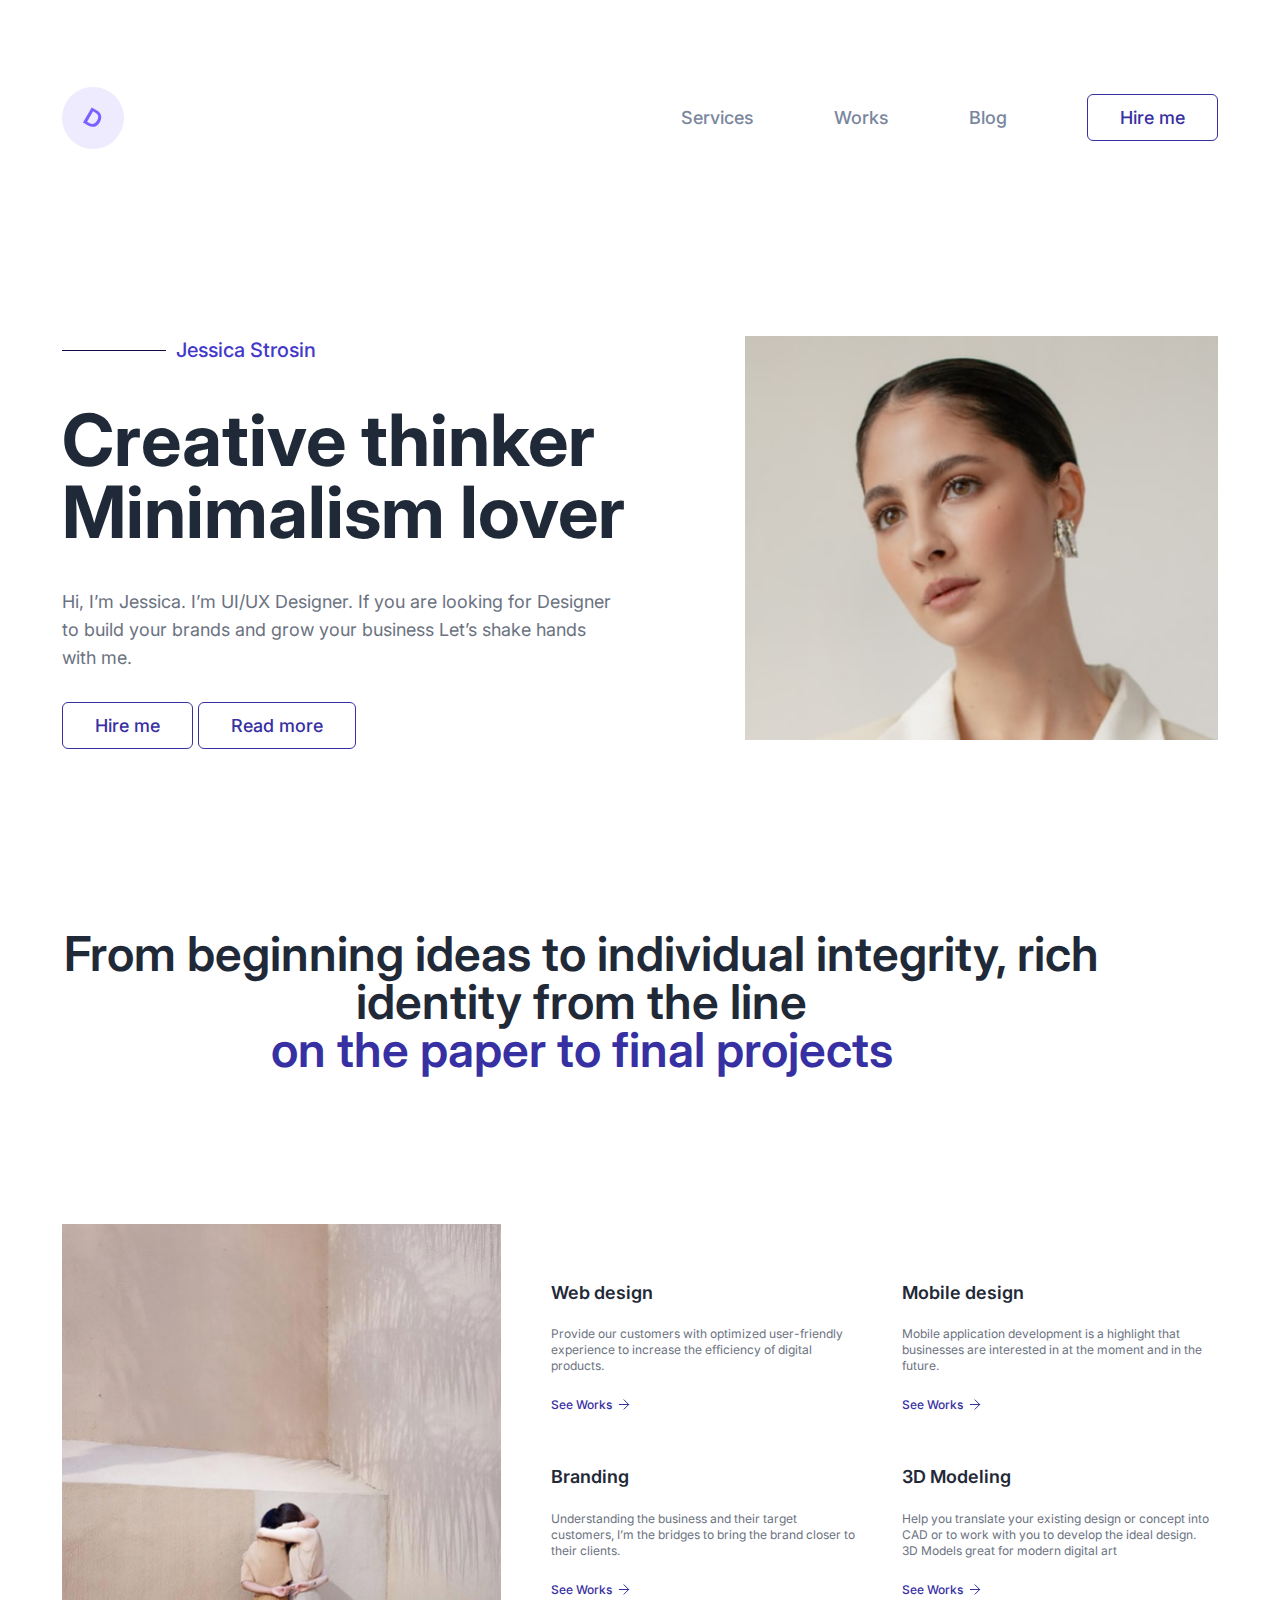
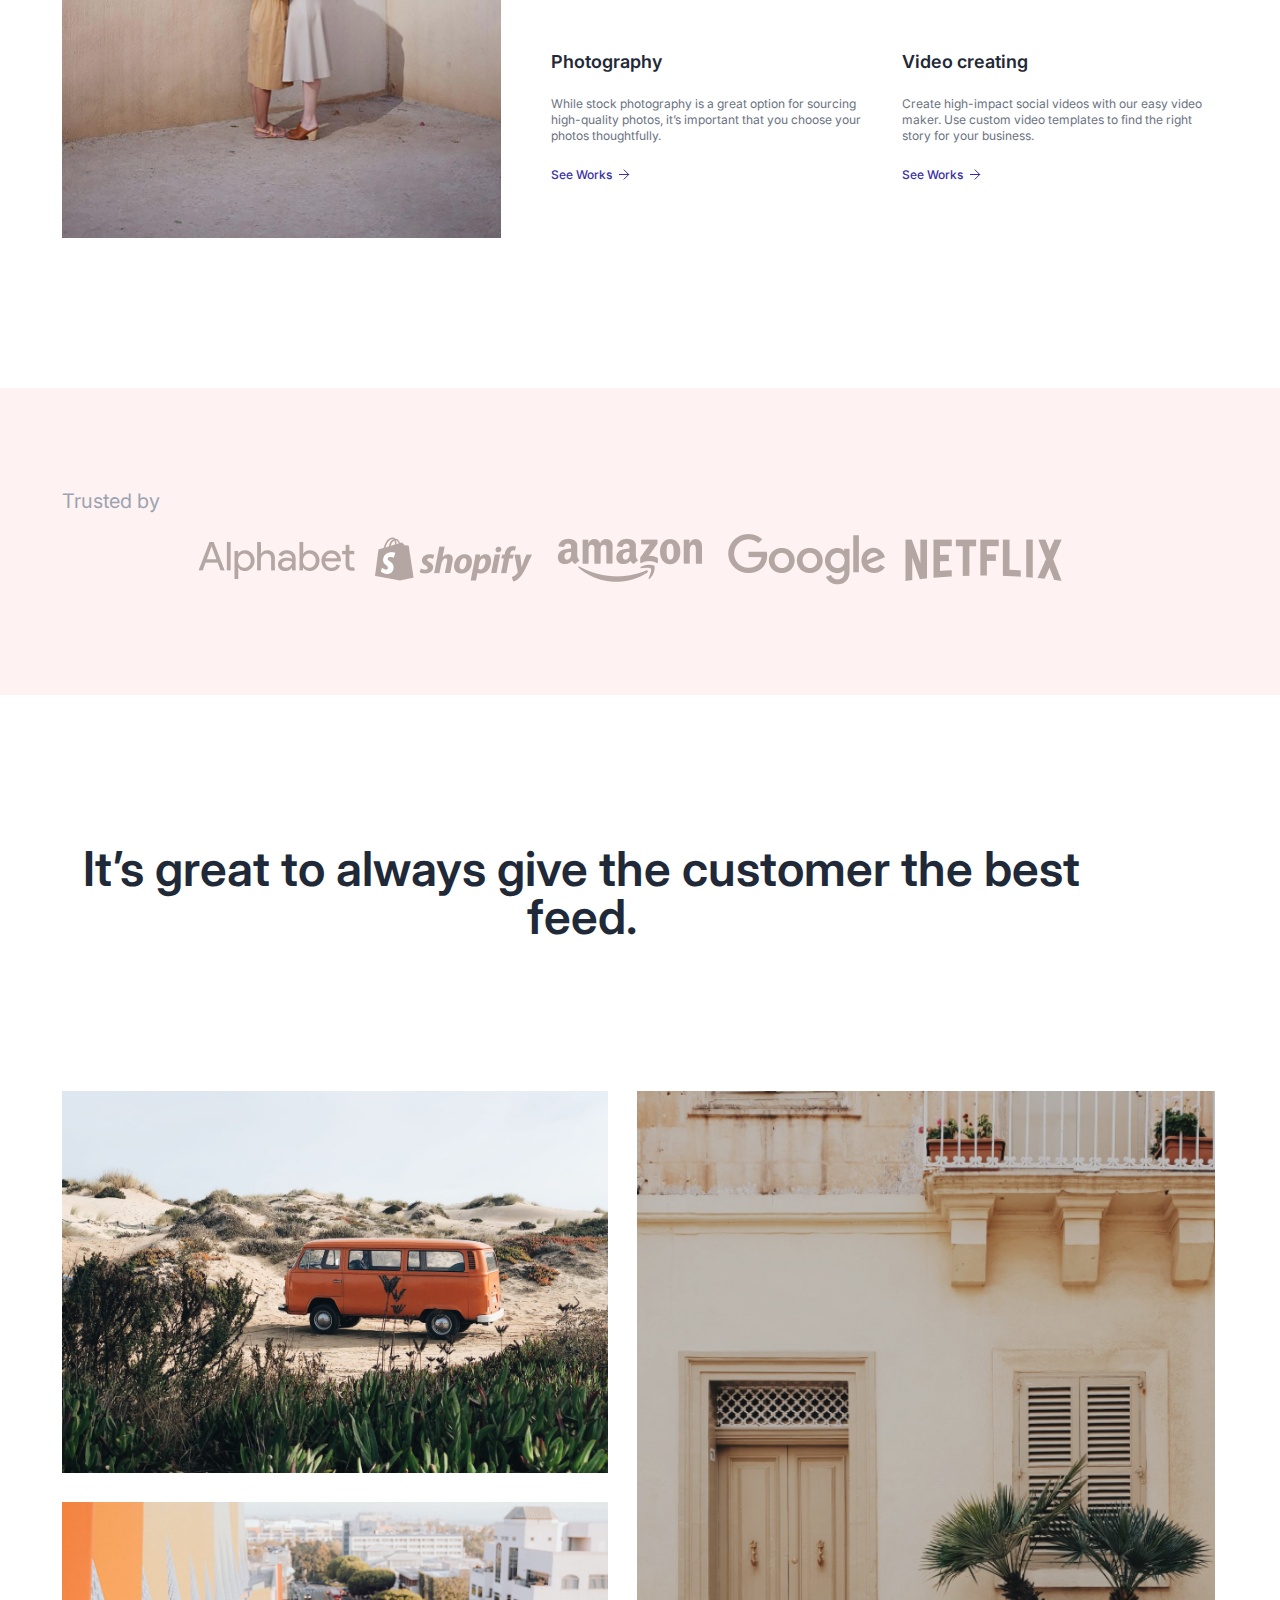
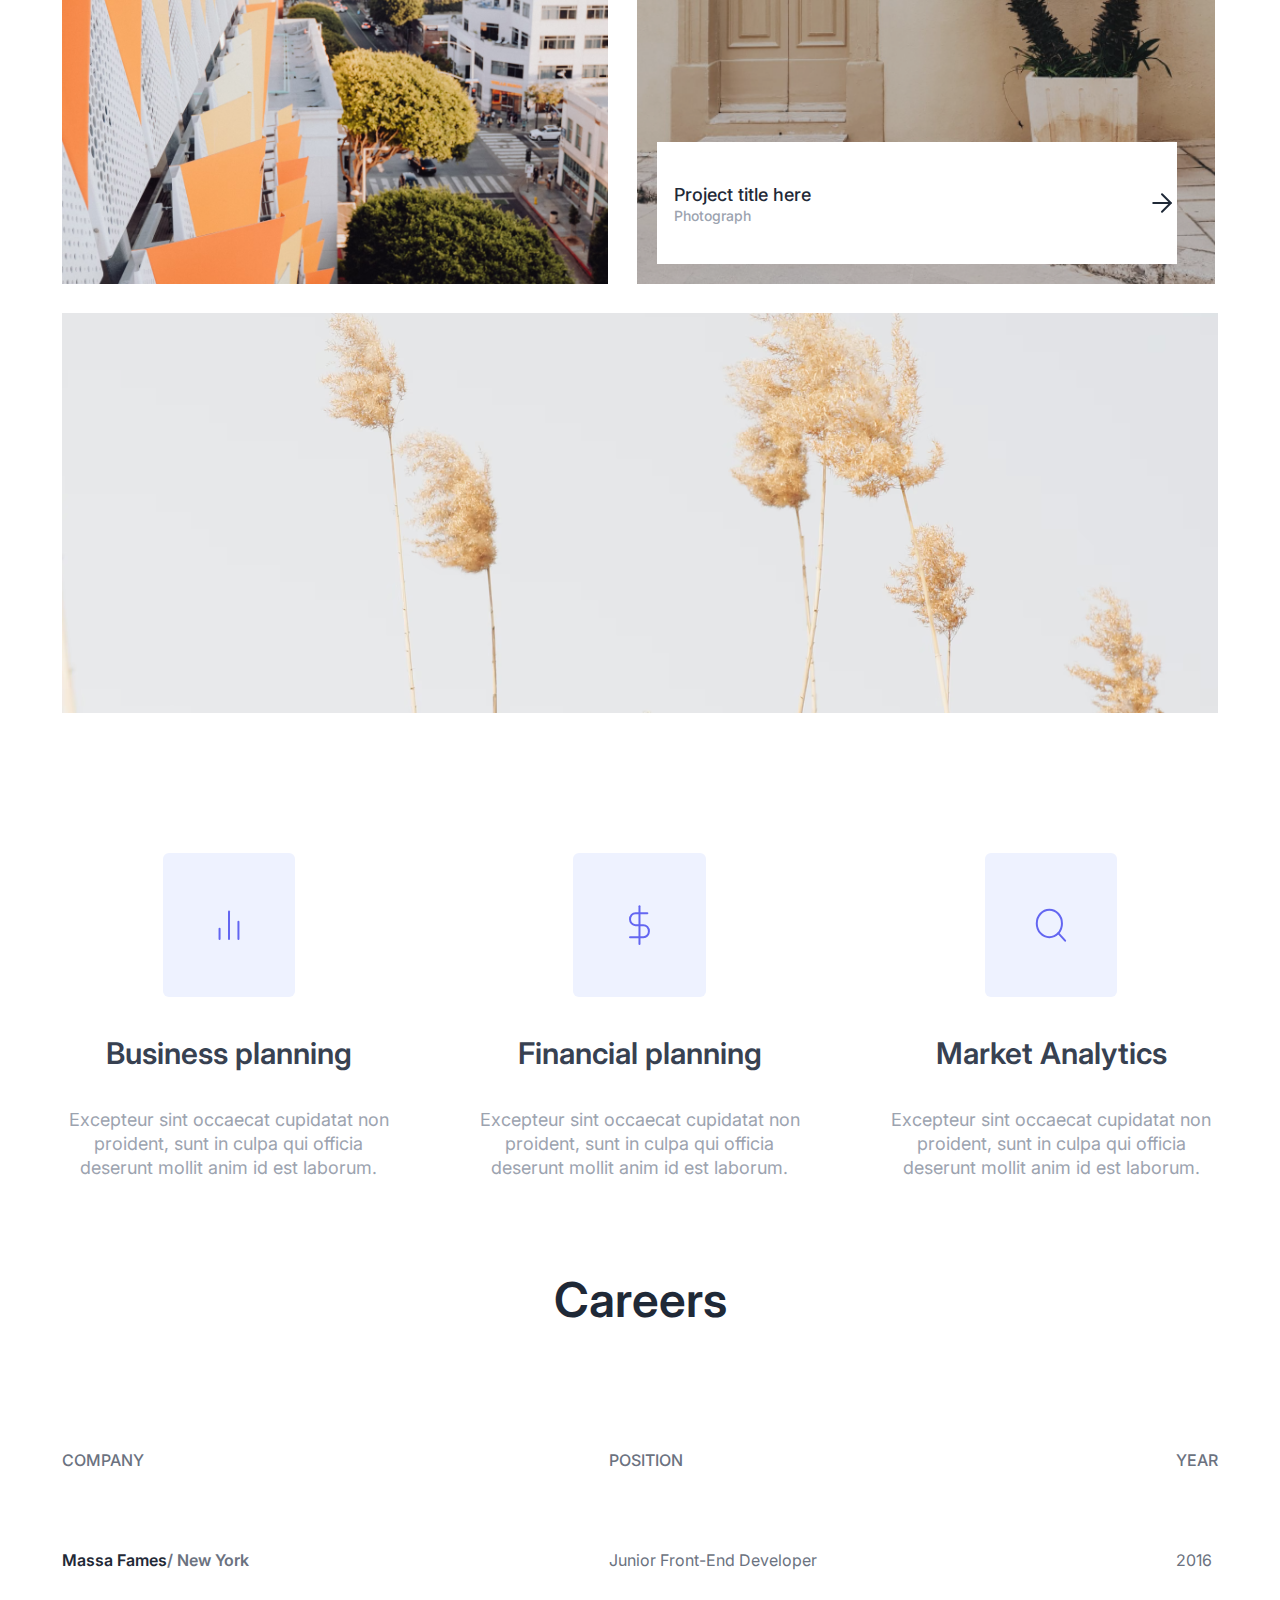
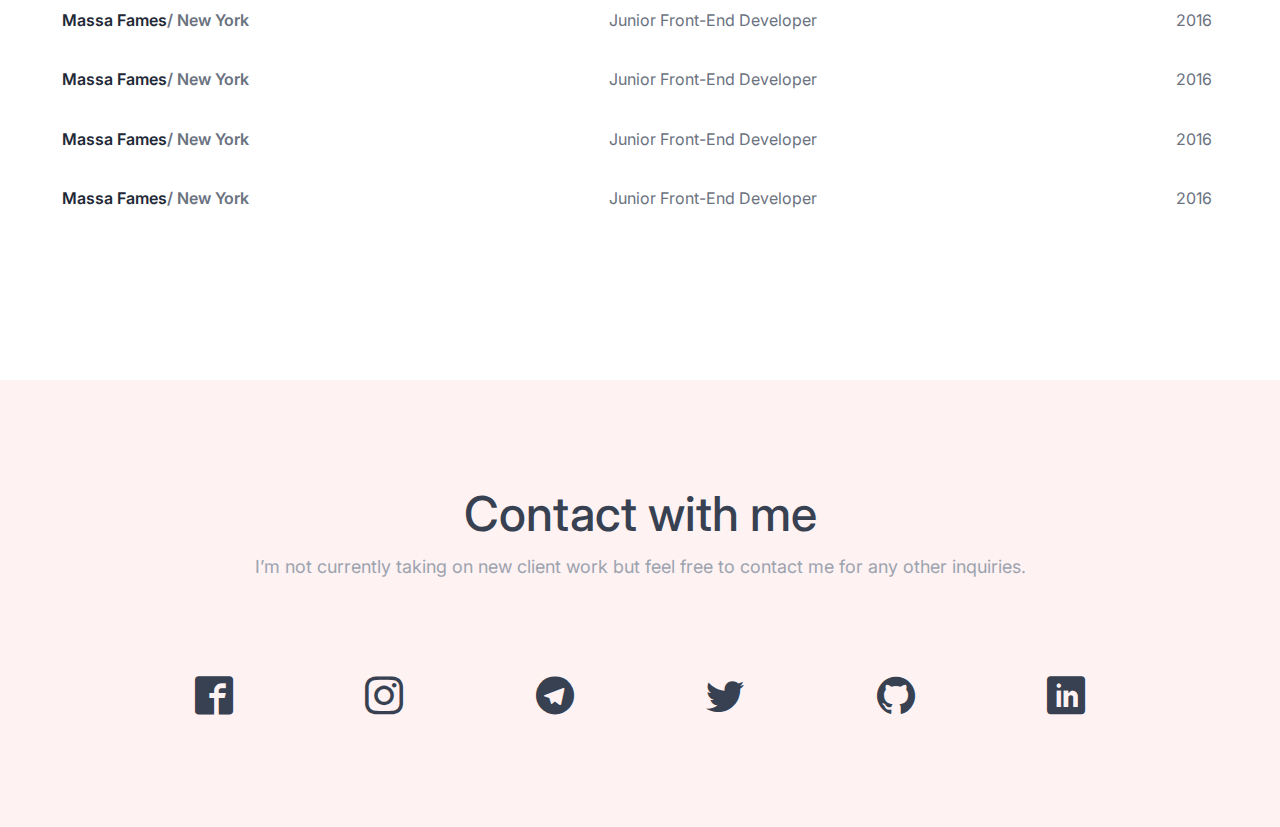
<file: index.html>
<!DOCTYPE html>
<html lang="ru">
<head>
	<title>CSS Часть №2 свойства текста и шрифты</title>
	<meta name="viewport" content="width=device-width, initial-scale=1.0">
	<link rel="stylesheet" href="css/style.css"/>
	<meta http-equiv="Content-type" content="text/html;charset=utf-8" />
	
</head>
<body>
<div class="wrapper">

<header class="header">
   <div class="header__container container">
<div class="header__body">
   <a href="" class="header__logo">
      <img src="img/logo.svg" alt="logo">
   </a>
   <nav class="header__menu">
     <ul class="header__list">
        <li><a href="" class="header__link">Services</a></li>
        <li><a href="" class="header__link">Works</a></li>
        <li><a href="" class="header__link">Blog</a></li>
     </ul> 
   </nav>
   <div class="header__button">
      <a href="" class="button">Hire me</a>
   </div>
   <div class="header__burger">
      <span></span>
   </div>
</div>
   </div>
</header>
<main>
<section class="main">
	<div class="main__container container">
		<div class="main__body">
			<div class="main__items items-main">
				<div class="items-main__name">Jessica Strosin</div>
				<h1 class="items-main__title">Creative thinker
					Minimalism lover</h1>
					<div class="items-main__text">Hi, I’m Jessica. I’m UI/UX Designer. If you are looking for Designer to build your brands and grow your business Let’s shake hands with me.
					</div>
					<div class="items-main__button">
						<a href="" class="button">Hire me</a>
						<a href="" class="button">Read more</a>
					</div>
			</div>
			<div class="main__image">
				<img src="img/jessica.png" alt="">
			</div>
		</div>
	</div>
</section>
<section class="from">
	<div class="from__container container">
		<div class="from__title">
			From beginning ideas to individual integrity, rich identity from the line <p>on the paper to final projects</p>
		</div>
		
		<div class="from__body">
			<div class="from__image">
				<img src="img/from/01.png" alt="image">
			</div>
			<div class="from__items items-from">
				<div class="items-from__item">
					<h2 class="items-from__title">Web design</h2>
					<div class="items-from__text">Provide our customers with optimized user-friendly experience to increase the efficiency of digital products.</div>
					<a href="" class="items-from__see">See Works</a>
				</div>
				<div class="items-from__item">
					<h2 class="items-from__title">Mobile design</h2>
					<div class="items-from__text">Mobile application development is a highlight that businesses are interested in at the moment and in the future.</div>
					<a href="" class="items-from__see">See Works</a>
				</div>
				<div class="items-from__item">
					<h2 class="items-from__title">Branding</h2>
					<div class="items-from__text">Understanding the business and their target customers, I’m the bridges to bring the brand closer to their clients.</div>
					<a href="" class="items-from__see">See Works</a>
				</div>
				<div class="items-from__item">
					<h2 class="items-from__title">3D Modeling</h2>
					<div class="items-from__text">Help you translate your existing design or concept into CAD or to work with you to develop the ideal design. 3D Models great for modern digital art</div>
					<a href="" class="items-from__see">See Works</a>
				</div>
				<div class="items-from__item">
					<h2 class="items-from__title">Photography</h2>
					<div class="items-from__text">While stock photography is a great option for sourcing high-quality photos, it’s important that you choose your photos thoughtfully.</div>
					<a href="" class="items-from__see">See Works</a>
				</div>
				<div class="items-from__item">
					<h2 class="items-from__title">Video creating</h2>
					<div class="items-from__text">Create high-impact social videos with our easy video maker. Use custom video templates to find the right story for your business.</div>
					<a href="" class="items-from__see">See Works</a>
				</div>
				
			</div>
			
			
		</div>
		
	</div>
	
</section>
<section class="brands">
	<div class="brands__container container">
		<div class="brands__text">Trusted by</div>
		<div class="brands__body">
			<div class="brands__image">
				<img src="img/brands/01.png" alt="brand">
			</div>
			<div class="brands__image">
				<img src="img/brands/02.png" alt="brand">
			</div>
			<div class="brands__image">
				<img src="img/brands/03.png" alt="brand">
			</div>
			<div class="brands__image">
				<img src="img/brands/04.png" alt="brand">
			</div>
			<div class="brands__image">
				<img src="img/brands/05.png" alt="brand">
			</div>
			
		</div>
		
	</div>
	
</section>
<section class="great">
	<div class="great__container container">
		<div class="great__title">It’s great to always give the customer the best feed.</div>
		<div class="great__body">
			<div class="great__row">
				<div class="great__column-1">
					<div class="great__images-1">
						<img src="img/great/01.png" alt="">
					</div>
					<div class="great__images-2">
						<img src="img/great/02.png" alt="">
					</div>
				</div>
				<div class="great__column-2">
					<img src="img/great/03.png" alt="">
					<div class="great__card">
						<div class="great__text">Project title here</div>
						<div class="great__category">Photograph</div>
					</div>
				</div>
			</div>
			<div class="great__column-3">
				<img src="img/great/04.png" alt="">
			</div>
		</div>
		</div>
</section>
<section class="activities">
	<div class="activities__container container">
		<div class="activities__body">
			<div class="activities__items">
				<div class="activities__icon">
					<img src="img/activities/bar-chart.svg" alt="chart">
				</div>
				<div class="activities__title">Business planning</div>
				<div class="activities__text">Excepteur sint occaecat cupidatat non proident, sunt in culpa qui officia deserunt mollit anim id est laborum.</div>
			</div>
			<div class="activities__items">
				<div class="activities__icon">
					<img src="img/activities/dollar.svg" alt="dollar">
				</div>
				<div class="activities__title">Financial planning</div>
				<div class="activities__text">Excepteur sint occaecat cupidatat non proident, sunt in culpa qui officia deserunt mollit anim id est laborum.</div>
			</div>
			<div class="activities__items">
				<div class="activities__icon">
					<img src="img/activities/search.svg" alt="search">
				</div>
				<div class="activities__title">Market Analytics</div>
				<div class="activities__text">Excepteur sint occaecat cupidatat non proident, sunt in culpa qui officia deserunt mollit anim id est laborum.</div>
			</div>
			
		</div>
		
	</div>
	
</section>
<section class="careers">
	<div class="careers__container container">
		<div class="careers__title">Careers</div>
		
		<div class="careers__body">
			<div class="careers__column">
				<div class="careers__company">COMPANY</div>
				<ul class="careers__items">
					<li class="items_black">Massa Fames<p>/ New York</p></li>
					<li class="items_black">Massa Fames<p>/ New York</p></li>
					<li class="items_black">Massa Fames<p>/ New York</p></li>
					<li class="items_black">Massa Fames<p>/ New York</p></li>
					<li class="items_black">Massa Fames<p>/ New York</p></li>
				</ul>
			</div>
			<div class="careers__column">
				<div class="careers__company">POSITION</div>
				<ul class="careers__items">
					<li>Junior Front-End Developer</li>
					<li>Junior Front-End Developer</li>
					<li>Junior Front-End Developer</li>
					<li>Junior Front-End Developer</li>
					<li>Junior Front-End Developer</li>
				</ul>
			</div>
			<div class="careers__column">
				<div class="careers__company">YEAR</div>
				<ul class="careers__items">
					<li>2016</li>
					<li>2016</li>
					<li>2016</li>
					<li>2016</li>
					<li>2016</li>
				</ul>
			</div>
			
			
		</div>
		
	</div>
	
</section>
</main>

<footer class="footer">
   <div class="footer__container container">
      <div class="footer__body">
         <div class="footer__block">
            <div class="footer__title">Contact with me</div>
            <div class="footer__text">I’m not currently taking on new client work but feel free to contact me for any other inquiries.</div>
         </div>
         <div class="footer__social">
            <a href="" class="footer__link icon-facebook2"></a>
            <a href="" class="footer__link icon-instagram"></a>
            <a href="" class="footer__link icon-telegram"></a>
            <a href="" class="footer__link icon-twitter"></a>
            <a href="" class="footer__link icon-github"></a>
            <a href="" class="footer__link icon-linkedin"></a>
         </div>
         
         
      </div>
      
   </div>
   
</footer>
<script src="js/script.js"></script>
</div>
</body>
</html>
</file>
<file: css/style.css>
@charset "UTF-8";
@import url("https://fonts.googleapis.com/css?family=Inter:400,500,600,700&display=swap");
* {
  padding: 0;
  margin: 0;
  border: 0;
}

*, *:before, *:after {
  -webkit-box-sizing: border-box;
  box-sizing: border-box;
}

:focus, active {
  outline: none;
}

a:focus, a:active {
  outline: block;
}

nav, footer, header, aside {
  display: block;
}

html, body {
  height: 100%;
  width: 100%;
  font-size: 100%;
  line-height: 1;
  font-size: 14px;
  -ms-text-size-adjust: 100%;
  -moz-text-size-adjust: 100%;
  -webkit-text-size-adjust: 100%;
}

input, button, textarea {
  font-family: inherit;
}

input::-ms-clear {
  display: none;
}

button {
  cursor: pointer;
}

button::-moz-focus-inner {
  padding: 0;
  border: 0;
}

a, a:visited {
  text-decoration: none;
}

a:hover {
  text-decoration: none;
}

ul li {
  list-style: none;
}

img {
  vertical-align: top;
}

h1, h2, h3, h4, h5, h6 {
  font-size: inherit;
  font-weight: 400;
}

.header {
  padding: 87px 0px;
  position: absolute;
  width: 100%;
  top: 0;
  left: 0;
  z-index: 50;
}
@media (max-width: 479.98px) {
  .header {
    padding: 30px 0px;
  }
}
.header::before {
  content: "";
  position: absolute;
  top: 0;
  left: 0;
  height: 100%;
  width: 100%;
  background-color: #fff;
  z-index: 2;
}
@media (max-width: 767.98px) {
  .header {
    padding: 20px 0px;
  }
}
.header__body {
  display: -webkit-box;
  display: -ms-flexbox;
  display: flex;
  -webkit-box-align: center;
      -ms-flex-align: center;
          align-items: center;
}
.header__logo {
  position: relative;
  z-index: 10;
}
@media (max-width: 767.98px) {
  .header__logo {
    position: relative;
    z-index: 12;
  }
}
.header__menu {
  -webkit-box-flex: 1;
      -ms-flex: 1 1 auto;
          flex: 1 1 auto;
  margin: 0px 80px 0px 0px;
  position: relative;
  z-index: 10;
}
@media (max-width: 767.98px) {
  .header__menu {
    position: fixed;
    top: -100%;
    left: 0;
    overflow: auto;
    background-color: #bbc0cb;
    width: 100%;
    height: 100%;
    padding: 120px 0px 10px 10px;
    -webkit-transition: all 0.3s ease 0s;
    transition: all 0.3s ease 0s;
  }
}
.header__list {
  display: -webkit-box;
  display: -ms-flexbox;
  display: flex;
  -webkit-box-pack: end;
      -ms-flex-pack: end;
          justify-content: flex-end;
}
@media (max-width: 767.98px) {
  .header__list {
    position: relative;
    z-index: 2;
    display: block;
  }
}
.header__list li:not(:last-child) {
  margin: 0px 80px 0px 0px;
}
.header__link {
  font-weight: 500;
  font-size: 18px;
  line-height: 1.55;
  color: #79869e;
  -webkit-transition: all 0.3s ease 0s;
  transition: all 0.3s ease 0s;
  display: block;
  transition: all 0.3s ease 0s;
}
.header__link:hover {
  color: #3730A3;
  -webkit-transition: all 0.3s ease 0s;
  transition: all 0.3s ease 0s;
  text-shadow: 9px -15px #558ABB;
}
@media (max-width: 767.98px) {
  .header__link {
    color: #fff;
  }
}
.header__button {
  position: relative;
  z-index: 10;
}
@media (max-width: 767.98px) {
  .header__button {
    position: relative;
    z-index: 12;
    -webkit-box-flex: 1;
        -ms-flex: 1 1 auto;
            flex: 1 1 auto;
    text-align: right;
    margin: 0px 20px 0px 0px;
  }
}
@media (max-width: 767.98px) {
  .header__burger {
    position: relative;
    z-index: 12;
  }
}
@media (max-width: 768.98px) {
  .header body.lock {
    overflow: hidden;
  }
  .header .header__list li {
    margin: 0px 0px 20px 0px;
  }
  .header .header__burger {
    position: relative;
    overflow: hidden;
    top: 0;
    left: 0;
    width: 50px;
    height: 50px;
    background-color: #1250cd;
    border-radius: 50%;
  }
  .header .header__burger span {
    position: absolute;
    top: 48%;
    left: 0;
    width: 100%;
    height: 3px;
    background-color: #fff;
    -webkit-transition: all 0.3s ease 0s;
    transition: all 0.3s ease 0s;
  }
  .header .header__burger::before,
.header .header__burger::after {
    position: absolute;
    content: "";
    width: 100%;
    height: 2px;
    left: 0;
    background-color: #fff;
    -webkit-transition: all 0.3s ease 0s;
    transition: all 0.3s ease 0s;
  }
  .header .header__burger::before {
    top: 8px;
  }
  .header .header__burger::after {
    bottom: 8px;
  }
  .header .header__burger.active:before {
    -webkit-transform: rotate(45deg);
            transform: rotate(45deg);
    top: 23px;
  }
  .header .header__burger.active:after {
    -webkit-transform: rotate(-45deg);
            transform: rotate(-45deg);
    bottom: 23px;
  }
  .header .header__burger.active span {
    -webkit-transform: scale(0);
            transform: scale(0);
  }
  .header .header__menu.active {
    top: 0;
  }
  .header .header__menu.active {
    top: 0;
  }
}

.footer {
  padding: 110px 0px;
  background: #FEF2F2;
}
@media (max-width: 767.98px) {
  .footer {
    padding: 40px 0px;
  }
}
@media (max-width: 479.98px) {
  .footer {
    padding: 20px 0px;
  }
}
.footer__body {
  text-align: center;
}
.footer__block {
  margin: 0px 0px 100px 0px;
}
@media (max-width: 767.98px) {
  .footer__block {
    margin: 0px 0px 40px 0px;
  }
}
@media (max-width: 479.98px) {
  .footer__block {
    margin: 0px 0px 20px 0px;
  }
}
.footer__title {
  font-weight: 500;
  font-size: 48px;
  margin: 0px 0px 20px 0px;
  color: #374151;
}
@media (max-width: 767.98px) {
  .footer__title {
    font-size: 28px;
  }
}
@media (max-width: 479.98px) {
  .footer__title {
    font-size: 18px;
    margin: 0px 0px 10px 0px;
  }
}
.footer__text {
  font-size: 18px;
  text-align: center;
  display: block;
  color: #9CA3AF;
}
@media (max-width: 767.98px) {
  .footer__text {
    font-size: 16px;
  }
}
@media (max-width: 479.98px) {
  .footer__text {
    font-size: 14px;
  }
}
.footer__social {
  display: -webkit-box;
  display: -ms-flexbox;
  display: flex;
  -webkit-box-pack: space-evenly;
      -ms-flex-pack: space-evenly;
          justify-content: space-evenly;
}
.footer__link {
  font-size: 38px;
  color: #374151;
  -webkit-transition: all 0.3 ease 0s;
  transition: all 0.3 ease 0s;
}
@media (max-width: 767.98px) {
  .footer__link {
    font-size: 28px;
  }
}
@media (max-width: 479.98px) {
  .footer__link {
    font-size: 18px;
  }
}
.footer__link:hover {
  color: #f30889;
  -webkit-transition: all 0.3 ease 0s;
  transition: all 0.3 ease 0s;
}

@font-face {
  font-family: "icomoon";
  src: url("../fonts/icomoon.eot?h80lix");
  src: url("../fonts/icomoon.eot?h80lix#iefix") format("embedded-opentype"), url("../fonts/icomoon.ttf?h80lix") format("truetype"), url("../fonts/icomoon.woff?h80lix") format("woff"), url("../fonts/icomoon.svg?h80lix#icomoon") format("svg");
  font-weight: normal;
  font-style: normal;
  font-display: block;
}
[class^=icon-]::before,
[class*=" icon-"]::before {
  /* use !important to prevent issues with browser extensions that change fonts */
  font-family: "icomoon" !important;
  speak: never;
  font-style: normal;
  font-weight: normal;
  font-variant: normal;
  text-transform: none;
  line-height: 1;
  /* Better Font Rendering =========== */
  -webkit-font-smoothing: antialiased;
  -moz-osx-font-smoothing: grayscale;
}

.icon-facebook2:before {
  content: "";
}

.icon-instagram:before {
  content: "";
}

.icon-telegram:before {
  content: "";
}

.icon-twitter:before {
  content: "";
}

.icon-github:before {
  content: "";
}

.icon-linkedin:before {
  content: "";
}

body {
  font-family: "Inter";
  font-weight: 400;
  font-size: 18px;
  height: 100%;
}

.wrapper {
  overflow: hidden;
  min-height: 100%;
  display: -webkit-box;
  display: -ms-flexbox;
  display: flex;
  -webkit-box-orient: vertical;
  -webkit-box-direction: normal;
      -ms-flex-direction: column;
          flex-direction: column;
}

main {
  -webkit-box-flex: 1;
      -ms-flex: 1 1 auto;
          flex: 1 1 auto;
  display: -webkit-box;
  display: -ms-flexbox;
  display: flex;
  -webkit-box-orient: vertical;
  -webkit-box-direction: normal;
      -ms-flex-direction: column;
          flex-direction: column;
  padding: 236px 0px 0px 0px;
}
@media (max-width: 479.98px) {
  main {
    padding: 120px 0px 0px 0px;
  }
}

.container {
  max-width: 1180px;
  margin: 0 auto;
  padding: 0 12px;
}

.button {
  font-weight: 500;
  font-size: 18px;
  line-height: 1.55;
  color: #3730A3;
  padding: 12px 32px;
  border: 1px solid #3730A3;
  border-radius: 6px;
  -webkit-transition: all 0.3s ease 0s;
  transition: all 0.3s ease 0s;
}
.button:hover {
  background: #3730A3;
  color: #fff;
  -webkit-transition: all 0.3s ease 0s;
  transition: all 0.3s ease 0s;
}

.main {
  padding: 100px 0px 190px 0px;
}
@media (max-width: 991.98px) {
  .main {
    padding: 60px 0px 100px 0px;
  }
}
@media (max-width: 767.98px) {
  .main {
    padding: 20px 0px 20px 0px;
  }
}
.main__body {
  display: -webkit-box;
  display: -ms-flexbox;
  display: flex;
  -ms-flex-item-align: center;
      -ms-grid-row-align: center;
      align-self: center;
}
@media (max-width: 767.98px) {
  .main__body {
    -webkit-box-orient: vertical;
    -webkit-box-direction: normal;
        -ms-flex-direction: column;
            flex-direction: column;
  }
}
.main__items {
  -webkit-box-flex: 0;
      -ms-flex: 0 0 53%;
          flex: 0 0 53%;
  margin: 0px 70px 0px 0px;
}
@media (max-width: 991.98px) {
  .main__items {
    margin: 0px 30px 0px 0px;
  }
}
@media (max-width: 767.98px) {
  .main__items {
    margin: 0px 0px 0px 0px;
  }
}
.main__image {
  -webkit-box-flex: 1;
      -ms-flex: 1 1 auto;
          flex: 1 1 auto;
  position: relative;
  -webkit-box-align: center;
      -ms-flex-align: center;
          align-items: center;
}
@media (max-width: 767.98px) {
  .main__image {
    padding: 0px 0px 90% 0px;
  }
}
.main__image img {
  position: absolute;
  top: 0;
  left: 0;
  height: 100%;
  width: 100%;
  -o-object-fit: cover;
     object-fit: cover;
}

.items-main__name {
  font-weight: 500;
  font-size: 20px;
  line-height: 1.4;
  color: #4338CA;
  display: -webkit-box;
  display: -ms-flexbox;
  display: flex;
  -webkit-box-align: center;
      -ms-flex-align: center;
          align-items: center;
  margin: 0px 0px 40px 0px;
}
@media (max-width: 991.98px) {
  .items-main__name {
    font-size: 18px;
    margin: 0px 0px 30px 0px;
  }
}
@media (max-width: 479.98px) {
  .items-main__name {
    font-size: 16px;
  }
}
.items-main__name::before {
  content: "";
  -webkit-box-flex: 0;
      -ms-flex: 0 0 17%;
          flex: 0 0 17%;
  height: 1px;
  background-color: #100C46;
  margin: 0px 10px 0px 0px;
}
.items-main__title {
  font-weight: 700;
  font-size: 72px;
  line-height: 1;
  color: #1F2937;
  margin: 0px 0px 40px 0px;
}
@media (max-width: 991.98px) {
  .items-main__title {
    font-size: 42px;
    margin: 0px 0px 30px 0px;
  }
}
@media (max-width: 479.98px) {
  .items-main__title {
    font-size: 24px;
  }
}
.items-main__text {
  font-size: 18px;
  line-height: 1.55;
  color: #6B7280;
  margin: 0px 0px 40px 0px;
  max-width: 553px;
}
@media (max-width: 991.98px) {
  .items-main__text {
    margin: 0px 0px 30px 0px;
  }
}
@media (max-width: 479.98px) {
  .items-main__text {
    font-size: 16px;
  }
}
@media (max-width: 767.98px) {
  .items-main__button {
    display: -webkit-box;
    display: -ms-flexbox;
    display: flex;
    -webkit-box-orient: vertical;
    -webkit-box-direction: normal;
        -ms-flex-direction: column;
            flex-direction: column;
  }
  .items-main__button a {
    text-align: center;
    margin: 0px 0px 10px 0px;
  }
}

.from__title {
  font-weight: 600;
  font-size: 48px;
  line-height: 1;
  color: #1F2937;
  text-align: center;
  max-width: 1039px;
  margin: 0px 0px 150px 0px;
}
@media (max-width: 991.98px) {
  .from__title {
    margin: 0px 0px 30px 0px;
    font-size: 38px;
  }
}
@media (max-width: 767.98px) {
  .from__title {
    margin: 0px 0px 20px 0px;
    font-size: 22px;
  }
}
.from__title p {
  color: #3730A3;
}
.from__body {
  display: -webkit-box;
  display: -ms-flexbox;
  display: flex;
  -ms-flex-item-align: center;
      -ms-grid-row-align: center;
      align-self: center;
  padding: 0px 0px 150px 0px;
}
@media (max-width: 991.98px) {
  .from__body {
    padding: 0px 0px 70px 0px;
    -webkit-box-orient: vertical;
    -webkit-box-direction: reverse;
        -ms-flex-direction: column-reverse;
            flex-direction: column-reverse;
  }
}
@media (max-width: 767.98px) {
  .from__body {
    -webkit-box-orient: vertical;
    -webkit-box-direction: reverse;
        -ms-flex-direction: column-reverse;
            flex-direction: column-reverse;
    padding: 0px 0px 20px 0px;
  }
}
.from__image {
  -webkit-box-flex: 0;
      -ms-flex: 0 0 38%;
          flex: 0 0 38%;
  position: relative;
}
@media (max-width: 991.98px) {
  .from__image {
    padding: 0px 0px 90% 0px;
  }
}
@media (max-width: 767.98px) {
  .from__image {
    padding: 0px 0px 90% 0px;
  }
}
.from__image img {
  position: absolute;
  top: 0;
  left: 0;
  width: 100%;
  height: 100%;
  -o-object-fit: cover;
     object-fit: cover;
}
.from__items {
  -webkit-box-flex: 1;
      -ms-flex: 1 1 auto;
          flex: 1 1 auto;
  display: -webkit-box;
  display: -ms-flexbox;
  display: flex;
  -webkit-box-align: center;
      -ms-flex-align: center;
          align-items: center;
}
@media (max-width: 991.98px) {
  .from__items {
    margin: 10px -14px 10px 0px;
  }
}
@media (max-width: 767.98px) {
  .from__items {
    margin: 0px 0px 0px 0px;
  }
}

.items-from {
  display: -webkit-box;
  display: -ms-flexbox;
  display: flex;
  -ms-flex-wrap: wrap;
      flex-wrap: wrap;
  margin: 0px -34px 0px 50px;
  padding: 55px 0px 55px 0px;
}
@media (max-width: 991.98px) {
  .items-from {
    margin: 0px -10px 0px 10px;
    padding: 20px 0px 20px 0px;
  }
}
.items-from__item {
  -webkit-box-flex: 1;
      -ms-flex: 1 1 50%;
          flex: 1 1 50%;
}
.items-from__item:nth-child(odd) {
  padding: 0px 34px 0px 0px;
}
.items-from__item:nth-last-child(n+3) {
  margin: 0px 0px 50px 0px;
}
@media (max-width: 991.98px) {
  .items-from__item:nth-last-child(n+3) {
    margin: 0px 0px 20px 0px;
  }
}
@media (max-width: 991.98px) {
  .items-from__item {
    margin: 0px -10px 0px 0px;
    padding: 20px 0px 20px 0px;
    -webkit-box-flex: 1;
        -ms-flex: 1 1 33.3333%;
            flex: 1 1 33.3333%;
  }
}
@media (max-width: 767.98px) {
  .items-from__item {
    -webkit-box-flex: 1;
        -ms-flex: 1 1 auto;
            flex: 1 1 auto;
  }
}
.items-from__title {
  font-weight: 600;
  font-size: 18px;
  line-height: 1.55;
  color: #1F2937;
}
.items-from__title:not(:last-child) {
  margin: 0px 0px 20px 0px;
}
@media (max-width: 767.98px) {
  .items-from__title:not(:last-child) {
    margin: 0px 0px 10px 0px;
  }
}
.items-from__text {
  font-size: 12px;
  line-height: 1.33;
  color: #6B7280;
  max-width: 311px;
}
.items-from__text:not(:last-child) {
  margin: 0px 0px 20px 0px;
}
@media (max-width: 767.98px) {
  .items-from__text:not(:last-child) {
    margin: 0px 0px 10px 0px;
  }
}
.items-from__see {
  font-weight: 500;
  font-size: 12px;
  line-height: 1.33;
  color: #3730A3;
  padding: 0px 20px 0px 0px;
  background: url(../img/from/arrow.svg) right no-repeat;
}
.items-from__see:not(:last-child) {
  margin: 0px 0px 20px 0px;
}
@media (max-width: 767.98px) {
  .items-from__see:not(:last-child) {
    margin: 0px 0px 10px 0px;
  }
}

.brands {
  background: #FEF2F2;
  padding: 100px 0px;
}
@media (max-width: 767.98px) {
  .brands {
    padding: 60px 0px;
  }
}
@media (max-width: 479.98px) {
  .brands {
    padding: 20px 0px;
  }
}
.brands__body {
  display: -webkit-box;
  display: -ms-flexbox;
  display: flex;
  -webkit-box-pack: justify;
      -ms-flex-pack: justify;
          justify-content: space-between;
  -ms-flex-wrap: wrap;
      flex-wrap: wrap;
  -webkit-box-align: center;
      -ms-flex-align: center;
          align-items: center;
  -webkit-box-pack: center;
      -ms-flex-pack: center;
          justify-content: center;
}
.brands__text {
  font-size: 20px;
  line-height: 1.33;
  color: #9CA3AF;
  margin: 0px 0px 20px 0px;
}
@media (max-width: 767.98px) {
  .brands__text {
    text-align: center;
  }
}
.brands__image {
  margin: 0px 20px 10px 0px;
}
.brands__image img {
  max-width: 100%;
}

.great {
  padding: 150px 0px 0px 0px;
}
@media (max-width: 991.98px) {
  .great {
    padding: 80px 0px 0px 0px;
  }
}
@media (max-width: 767.98px) {
  .great {
    padding: 20px 0px 0px 0px;
  }
}
.great__title {
  font-weight: 600;
  font-size: 48px;
  line-height: 48px;
  text-align: center;
  color: #1F2937;
  max-width: 1039px;
  margin: 0px 0px 150px 0px;
}
@media (max-width: 991.98px) {
  .great__title {
    margin: 0px 0px 80px 0px;
    font-size: 38px;
  }
}
@media (max-width: 767.98px) {
  .great__title {
    margin: 0px 0px 20px 0px;
    font-size: 22px;
  }
}
.great__row {
  display: -webkit-box;
  display: -ms-flexbox;
  display: flex;
  margin: 0px 0px 29px 0px;
}
@media (max-width: 767.98px) {
  .great__row {
    display: block;
  }
}
.great__column-1 {
  -webkit-box-flex: 0;
      -ms-flex: 0 0 47.2%;
          flex: 0 0 47.2%;
  margin: 0px 29px 0px 0px;
}
@media (max-width: 767.98px) {
  .great__column-1 {
    margin: 0px 0px 20px 0px;
  }
}
.great__images-1 {
  margin: 0px 0px 29px 0px;
  padding: 0px 0px 70% 0px;
  position: relative;
}
.great__images-1 img {
  position: absolute;
  top: 0;
  left: 0;
  width: 100%;
  height: 100%;
  -o-object-fit: cover;
     object-fit: cover;
}
.great__images-2 {
  position: relative;
  padding: 0px 0px 70% 0px;
}
.great__images-2 img {
  position: absolute;
  top: 0;
  left: 0;
  width: 100%;
  height: 100%;
  -o-object-fit: cover;
     object-fit: cover;
}
.great__column-2 {
  -webkit-box-flex: 0;
      -ms-flex: 0 0 50%;
          flex: 0 0 50%;
  position: relative;
  padding: 0px 0px 33.3% 0px;
}
@media (max-width: 767.98px) {
  .great__column-2 {
    padding: 0px 0px 90% 0px;
  }
}
.great__column-2 img {
  position: absolute;
  top: 0;
  left: 0;
  width: 100%;
  height: 100%;
  -o-object-fit: cover;
     object-fit: cover;
}
.great__card {
  position: absolute;
  bottom: 0;
  left: 0;
  -webkit-box-align: center;
      -ms-flex-align: center;
          align-items: center;
  width: 90%;
  padding: 7% 3%;
  margin: 0px 20px 20px 20px;
  display: block;
  z-index: 10;
  background: url(../img/great/arrow.svg) right no-repeat #FFFFFF;
}
@media (max-width: 767.98px) {
  .great__card {
    margin: 0px 10px 10px 10px;
    width: 95%;
    opacity: 0.7;
  }
}
.great__text {
  font-weight: 500;
  font-size: 18px;
  line-height: 1.33;
  color: #1F2937;
}
@media (max-width: 767.98px) {
  .great__text {
    font-size: 14px;
  }
}
.great__category {
  font-weight: 500;
  font-size: 14px;
  line-height: 1.22;
  color: #9CA3AF;
}
@media (max-width: 767.98px) {
  .great__category {
    font-size: 14px;
  }
}
.great__column-3 {
  position: relative;
  padding: 0px 0px 34.6% 0px;
}
@media (max-width: 767.98px) {
  .great__column-3 {
    padding: 0px 0px 90% 0px;
  }
}
.great__column-3 img {
  position: absolute;
  top: 0;
  left: 0;
  width: 100%;
  height: 100%;
  -o-object-fit: cover;
     object-fit: cover;
}

.activities {
  padding: 140px 0px 0px 0px;
}
@media (max-width: 991.98px) {
  .activities {
    padding: 80px 0px 0px 0px;
  }
}
@media (max-width: 767.98px) {
  .activities {
    padding: 20px 0px 0px 0px;
  }
}
.activities__body {
  display: -webkit-box;
  display: -ms-flexbox;
  display: flex;
  -webkit-box-pack: justify;
      -ms-flex-pack: justify;
          justify-content: space-between;
  margin: 0px -39px;
}
@media (max-width: 991.98px) {
  .activities__body {
    margin: 0px -15px;
  }
}
@media (max-width: 767.98px) {
  .activities__body {
    display: block;
  }
}
.activities__items {
  -webkit-box-flex: 0;
      -ms-flex: 0 0 33.33333%;
          flex: 0 0 33.33333%;
  padding: 0px 39px;
}
@media (max-width: 991.98px) {
  .activities__items {
    padding: 0px 15px;
  }
}
@media (max-width: 767.98px) {
  .activities__items {
    margin: 0px 0px 20px 0px;
  }
}
.activities__icon {
  text-align: center;
  margin: 0px 0px 41px 0px;
}
@media (max-width: 767.98px) {
  .activities__icon {
    margin: 0px 0px 20px 0px;
  }
}
.activities__icon img {
  padding: 51px 47px;
  background: #EEF2FF;
  border-radius: 6px;
}
.activities__title {
  font-weight: 600;
  font-size: 30px;
  line-height: 1.22x;
  text-align: center;
  color: #374151;
  margin: 0px 0px 40px 0px;
}
@media (max-width: 991.98px) {
  .activities__title {
    font-size: 20px;
  }
}
@media (max-width: 767.98px) {
  .activities__title {
    margin: 0px 0px 20px 0px;
  }
}
.activities__text {
  font-size: 18px;
  line-height: 1.33;
  text-align: center;
  color: #9CA3AF;
}
@media (max-width: 991.98px) {
  .activities__text {
    font-size: 16px;
  }
}
.careers {
  padding: 119px 0px 171px 0px;
}
@media (max-width: 991.98px) {
  .careers {
    padding: 80px 0px 80px 0px;
  }
}
@media (max-width: 767.98px) {
  .careers {
    padding: 30px 0px 30px 0px;
  }
}
.careers__title {
  font-weight: 600;
  font-size: 48px;
  line-height: 1px;
  text-align: center;
  color: #1F2937;
  margin: 0px 0px 150px 0px;
}
@media (max-width: 991.98px) {
  .careers__title {
    margin: 0px 0px 80px 0px;
  }
}
@media (max-width: 767.98px) {
  .careers__title {
    margin: 0px 0px 40px 0px;
    font-size: 28px;
  }
}
.careers__body {
  display: -webkit-box;
  display: -ms-flexbox;
  display: flex;
  -webkit-box-pack: justify;
      -ms-flex-pack: justify;
          justify-content: space-between;
}
.careers__company {
  font-weight: 500;
  font-size: 16px;
  line-height: 1.33;
  color: #6B7280;
  margin: 0px 0px 80px 0px;
}
@media (max-width: 991.98px) {
  .careers__company {
    margin: 0px 0px 40px 0px;
  }
}
@media (max-width: 767.98px) {
  .careers__company {
    margin: 0px 0px 20px 0px;
    font-size: 14px;
  }
}
.careers_black {
  font-weight: 600;
  font-size: 16px;
  line-height: 1.22;
  color: #1F2937;
}
.careers__items {
  font-size: 16px;
  line-height: 1.22;
  color: #6B7280;
}
@media (max-width: 767.98px) {
  .careers__items {
    font-size: 14px;
  }
}
@media (max-width: 479.98px) {
  .careers__items {
    font-size: 12px;
  }
}
.careers__items li:not(:last-child) {
  margin: 0px 0px 40px 0px;
}
@media (max-width: 767.98px) {
  .careers__items li:not(:last-child) {
    margin: 0px 0px 20px 0px;
  }
}

.items_black {
  font-weight: 600;
  font-size: 16px;
  line-height: 1.22;
  color: #1F2937;
  display: -webkit-box;
  display: -ms-flexbox;
  display: flex;
}
@media (max-width: 767.98px) {
  .items_black {
    font-size: 14px;
  }
}
@media (max-width: 479.98px) {
  .items_black {
    font-size: 12px;
  }
}
.items_black p {
  font-size: 16px;
  line-height: 1.22;
  color: #6B7280;
}
@media (max-width: 767.98px) {
  .items_black p {
    font-size: 14px;
  }
}
@media (max-width: 479.98px) {
  .items_black p {
    font-size: 12px;
  }
}
</file>
